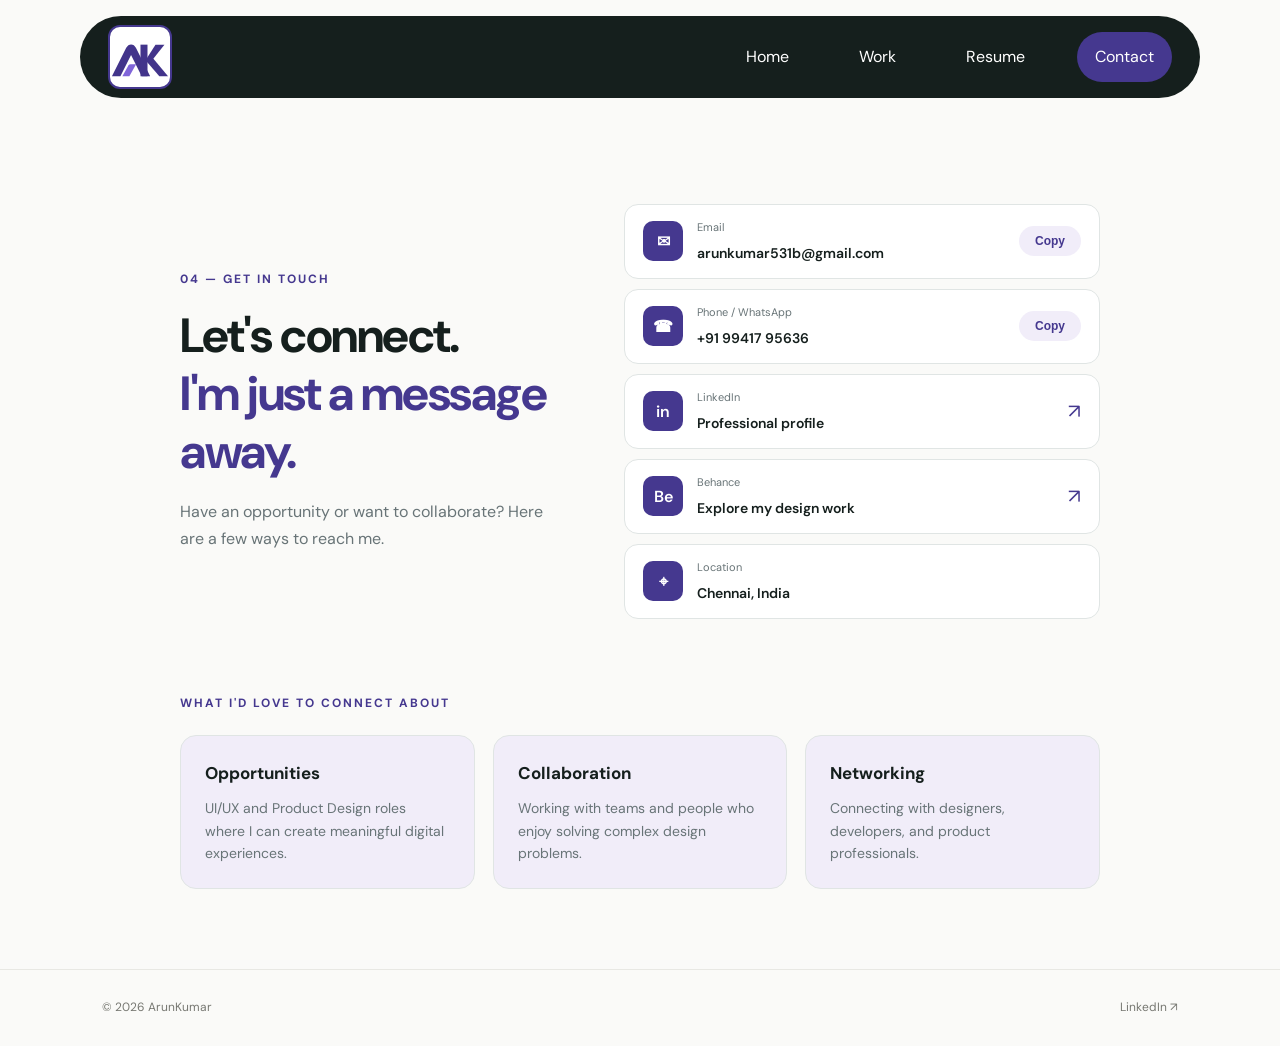
<file: contact.html>
<!DOCTYPE html>
<html lang="en">
<head>
  <meta charset="UTF-8">
  <meta name="viewport" content="width=device-width, initial-scale=1.0">
  <title>Contact | Arun Kumar</title>

  <link rel="stylesheet" href="style.css">
  <link rel="stylesheet" href="services.css">
  <link rel="stylesheet" href="footer.css">
  <link rel="stylesheet" href="contact.css">
</head>
<body>

  <!-- NAVBAR -->
  <header class="navbar">
    <a href="index.html#home" class="logo">
      <img src="images/ak-logo.svg" alt="AK Logo">
    </a>

    <nav>
      <a href="index.html#home">Home</a>
      <a href="work.html">Work</a>
      <a href="resume.html">Resume</a>
      <a href="contact.html" class="active">Contact</a>
    </nav>
  </header>

  <main class="contact-page">

<!-- CONTACT INTRO -->
<div class="contact-top-grid">

<section class="contact-intro">

    <p class="eyebrow">04 — GET IN TOUCH</p>

    <h1>
      Let's connect.<br>
      <span>I'm just a message away.</span>
    </h1>

    <p class="contact-description">
      Have an opportunity or want to collaborate?
      Here are a few ways to reach me.
    </p>

  </section>


  <!-- CONTACT DETAILS -->
  <section class="contact-details">

    <div class="contact-row">
      <div class="contact-icon">✉</div>
      <div class="contact-info">
        <span>Email</span>
        <h3>arunkumar531b@gmail.com</h3>
      </div>
      <button class="copy-btn" data-copy="arunkumar531b@gmail.com">
        Copy
      </button>
    </div>


    <div class="contact-row">
      <div class="contact-icon">☎</div>
      <div class="contact-info">
        <span>Phone / WhatsApp</span>
       <h3>
  <a href="tel:+919941795636">+91 99417 95636</a>
</h3>
      </div>
      <button class="copy-btn" data-copy="+91 99417 95636">
        Copy
      </button>
    </div>


    <a href="https://www.linkedin.com/in/arunkumar-b-875635312/"
       target="_blank"
       rel="noopener noreferrer"
       class="contact-row contact-link">
      <div class="contact-icon">in</div>
      <div class="contact-info">
        <span>LinkedIn</span>
        <h3>Professional profile</h3>
      </div>
      <span class="external-arrow">↗</span>
    </a>


    <a href="https://www.behance.net/arunkumarb9"
       target="_blank"
       rel="noopener noreferrer"
       class="contact-row contact-link">
      <div class="contact-icon">Be</div>
      <div class="contact-info">
        <span>Behance</span>
        <h3>Explore my design work</h3>
      </div>
      <span class="external-arrow">↗</span>
    </a>


    <div class="contact-row">
      <div class="contact-icon">⌖</div>
      <div class="contact-info">
        <span>Location</span>
        <h3>Chennai, India</h3>
      </div>
    </div>

  </section>
  </div>
<!-- WHAT I'D LOVE TO CONNECT ABOUT -->
<section class="connect-topics">

  <p class="eyebrow">WHAT I'D LOVE TO CONNECT ABOUT</p>

  <div class="topic-grid">

    <div class="topic-card">
      <h3>Opportunities</h3>
      <p>UI/UX and Product Design roles where I can create meaningful digital experiences.</p>
    </div>

    <div class="topic-card">
      <h3>Collaboration</h3>
      <p>Working with teams and people who enjoy solving complex design problems.</p>
    </div>

    <div class="topic-card">
      <h3>Networking</h3>
      <p>Connecting with designers, developers, and product professionals.</p>
    </div>

  </div>

</section>

</main>

  <!-- FOOTER -->
  <footer>
    <span>© 2026 ArunKumar</span>
    <a href="https://www.linkedin.com/" target="_blank">LinkedIn ↗</a>
  </footer>

  <script src="./script.js"></script>
</body>
</html>
</file>
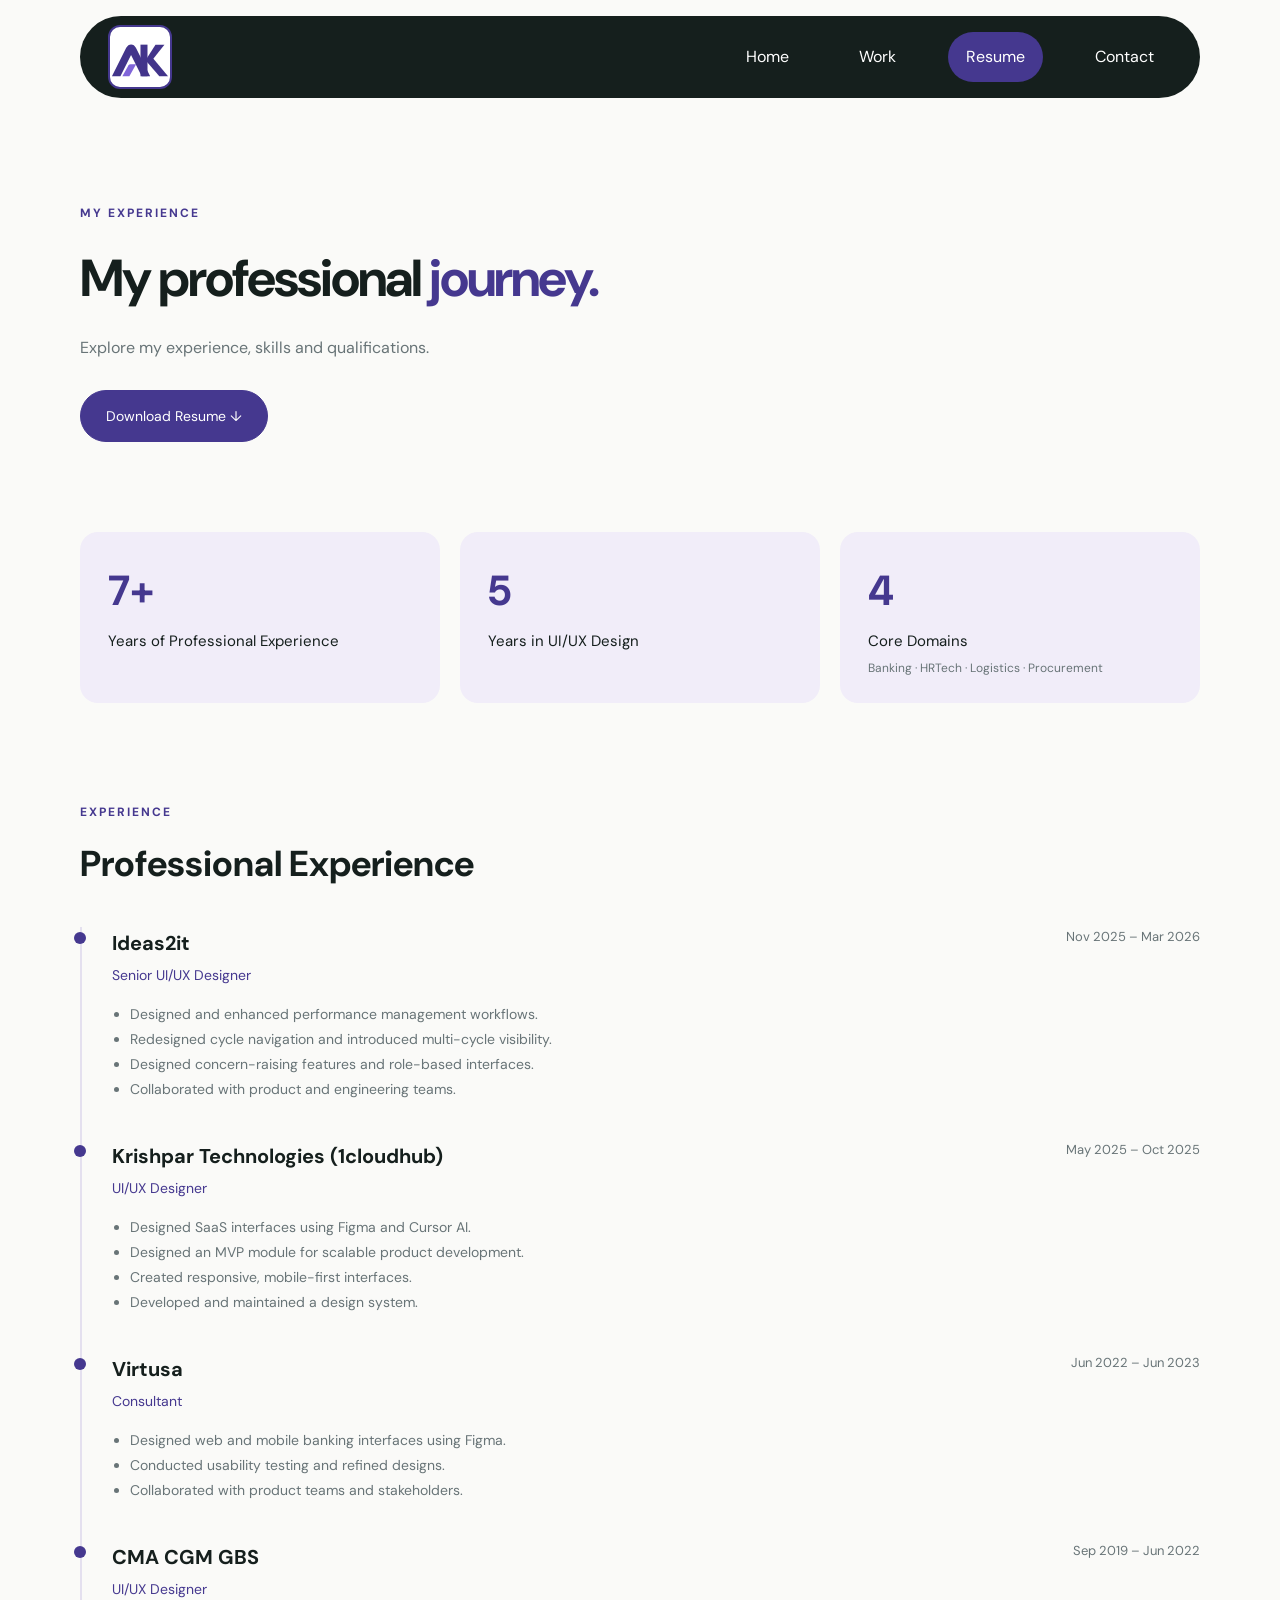
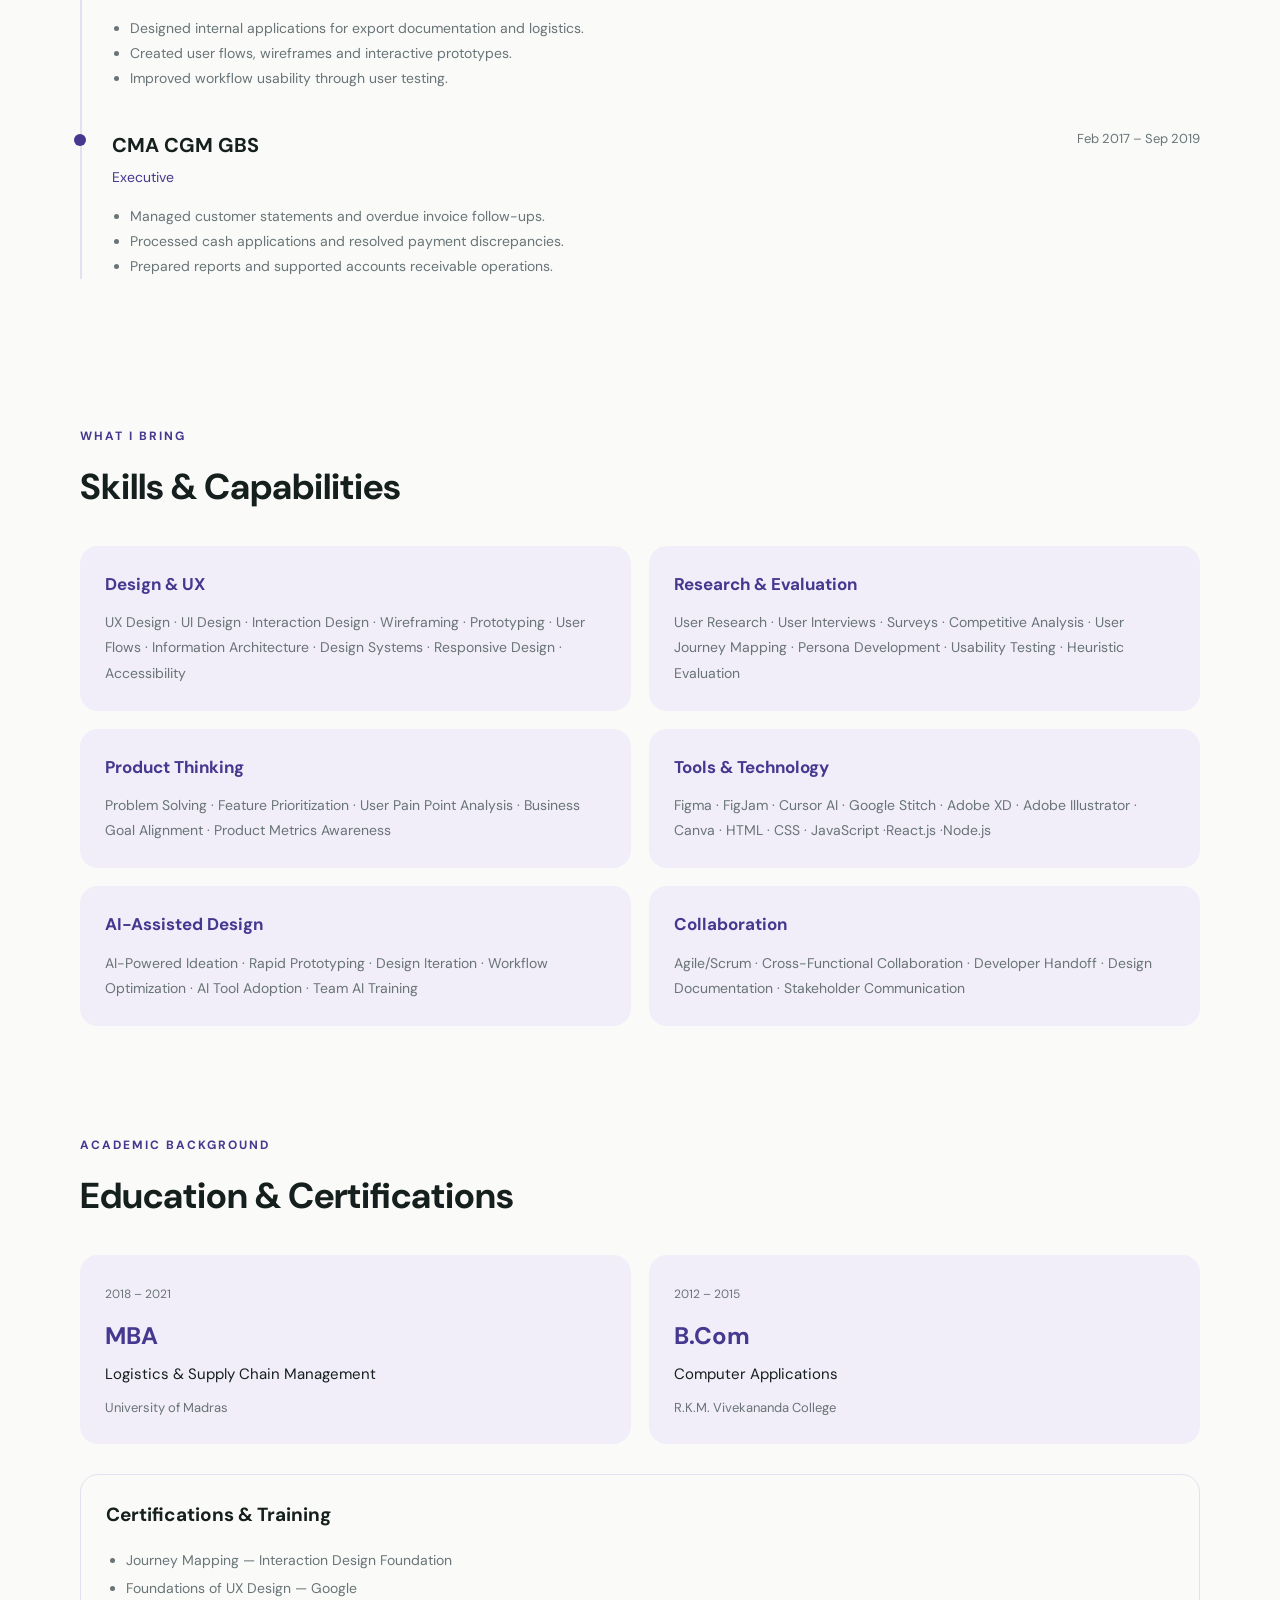
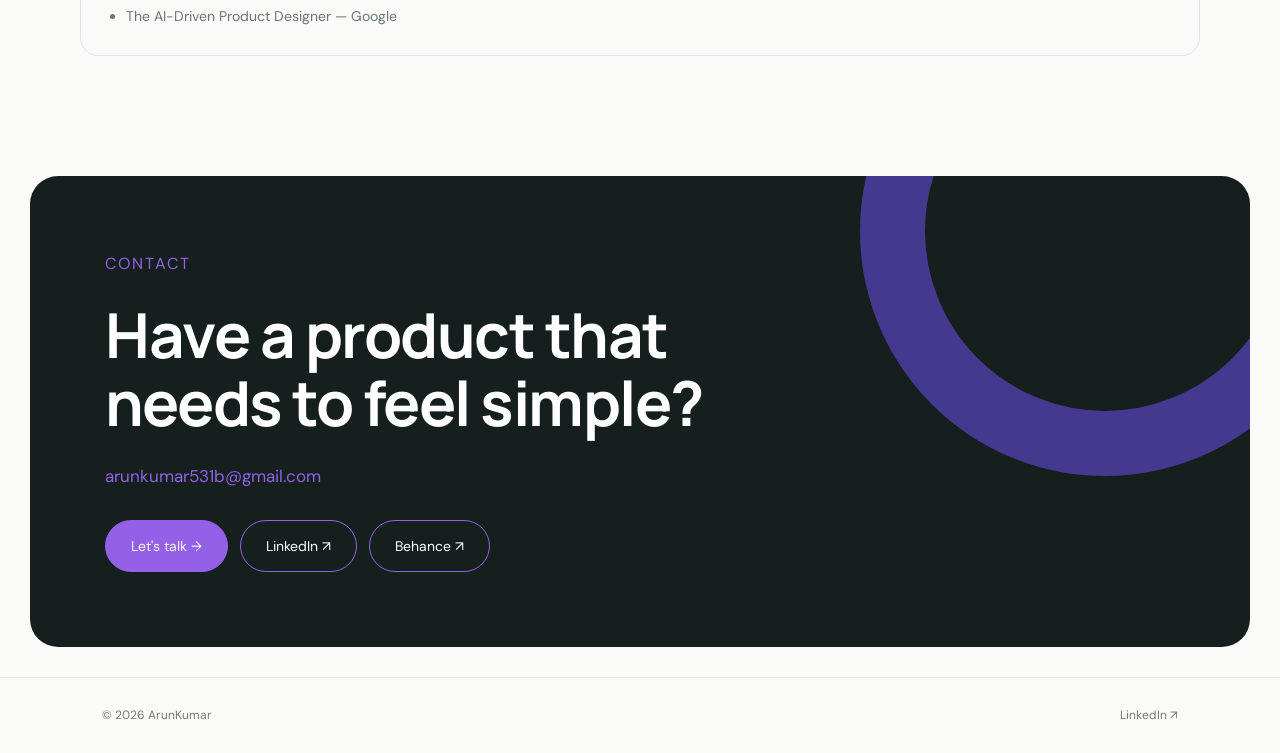
<file: resume.html>
<!DOCTYPE html>
<html lang="en">
<head>
  <meta charset="UTF-8">
  <meta name="viewport" content="width=device-width, initial-scale=1.0">
  <title>Resume | Arun Kumar</title>

  <link rel="stylesheet" href="style.css">
  <link rel="stylesheet" href="services.css">
  <link rel="stylesheet" href="footer.css">
  <link rel="stylesheet" href="resume.css">
</head>
<body>

  <header class="navbar">
    <a href="index.html#home" class="logo">
      <img src="images/ak-logo.svg" alt="AK Logo">
    </a>

    <nav>
      <a href="index.html#home">Home</a>
      <a href="work.html">Work</a>
      <a href="resume.html" class="active">Resume</a>
<a href="contact.html">Contact</a>    </nav>
  </header>

  <main>
    <section class="resume-intro">
      <p class="eyebrow">MY EXPERIENCE</p>
      <h1>My professional <span>journey.</span></h1>
      <p>Explore my experience, skills and qualifications.</p>

      <a href="documents/ArunKumar_B_Updated_Resume.pdf"
         download
         class="contact-btn primary">
        Download Resume ↓
      </a>
    </section>
    <section class="career-snapshot">
  <div class="snapshot-card">
    <h2>7+</h2>
    <p>Years of Professional Experience</p>
  </div>

  <div class="snapshot-card">
    <h2>5</h2>
    <p>Years in UI/UX Design</p>
  </div>

  <div class="snapshot-card">
    <h2>4</h2>
    <p>Core Domains</p>
    <span>Banking · HRTech · Logistics · Procurement</span>
  </div>
</section>
<section class="resume-experience">

  <p class="eyebrow">EXPERIENCE</p>
  <h2>Professional Experience</h2>

  <div class="experience-timeline">

    <article class="experience-item">
      <div class="experience-heading">
        <div>
          <h3>Ideas2it</h3>
          <p>Senior UI/UX Designer</p>
        </div>
        <span>Nov 2025 – Mar 2026</span>
      </div>
      <ul>
        <li>Designed and enhanced performance management workflows.</li>
        <li>Redesigned cycle navigation and introduced multi-cycle visibility.</li>
        <li>Designed concern-raising features and role-based interfaces.</li>
        <li>Collaborated with product and engineering teams.</li>
      </ul>
    </article>

    <article class="experience-item">
      <div class="experience-heading">
        <div>
          <h3>Krishpar Technologies (1cloudhub)</h3>
          <p>UI/UX Designer</p>
        </div>
        <span>May 2025 – Oct 2025</span>
      </div>
      <ul>
        <li>Designed SaaS interfaces using Figma and Cursor AI.</li>
        <li>Designed an MVP module for scalable product development.</li>
        <li>Created responsive, mobile-first interfaces.</li>
        <li>Developed and maintained a design system.</li>
      </ul>
    </article>

    <article class="experience-item">
      <div class="experience-heading">
        <div>
          <h3>Virtusa</h3>
          <p>Consultant</p>
        </div>
        <span>Jun 2022 – Jun 2023</span>
      </div>
      <ul>
        <li>Designed web and mobile banking interfaces using Figma.</li>
        <li>Conducted usability testing and refined designs.</li>
        <li>Collaborated with product teams and stakeholders.</li>
      </ul>
    </article>

    <article class="experience-item">
      <div class="experience-heading">
        <div>
          <h3>CMA CGM GBS</h3>
          <p>UI/UX Designer</p>
        </div>
        <span>Sep 2019 – Jun 2022</span>
      </div>
      <ul>
        <li>Designed internal applications for export documentation and logistics.</li>
        <li>Created user flows, wireframes and interactive prototypes.</li>
        <li>Improved workflow usability through user testing.</li>
      </ul>
    </article>

    <article class="experience-item">
      <div class="experience-heading">
        <div>
          <h3>CMA CGM GBS</h3>
          <p>Executive</p>
        </div>
        <span>Feb 2017 – Sep 2019</span>
      </div>
      <ul>
        <li>Managed customer statements and overdue invoice follow-ups.</li>
        <li>Processed cash applications and resolved payment discrepancies.</li>
        <li>Prepared reports and supported accounts receivable operations.</li>
      </ul>
    </article>

  </div>
</section>
<section class="resume-skills">

  <p class="eyebrow">WHAT I BRING</p>
  <h2>Skills & Capabilities</h2>

  <div class="skills-grid">

    <div class="skill-card">
      <h3>Design & UX</h3>
      <p>UX Design · UI Design · Interaction Design · Wireframing · Prototyping · User Flows · Information Architecture · Design Systems · Responsive Design · Accessibility</p>
    </div>

    <div class="skill-card">
      <h3>Research & Evaluation</h3>
      <p>User Research · User Interviews · Surveys · Competitive Analysis · User Journey Mapping · Persona Development · Usability Testing · Heuristic Evaluation</p>
    </div>

    <div class="skill-card">
      <h3>Product Thinking</h3>
      <p>Problem Solving · Feature Prioritization · User Pain Point Analysis · Business Goal Alignment · Product Metrics Awareness</p>
    </div>

    <div class="skill-card">
      <h3>Tools & Technology</h3>
      <p>Figma · FigJam · Cursor AI · Google Stitch · Adobe XD · Adobe Illustrator · Canva · HTML · CSS · JavaScript ·React.js ·Node.js </p>
    </div>

    <div class="skill-card">
      <h3>AI-Assisted Design</h3>
      <p>AI-Powered Ideation · Rapid Prototyping · Design Iteration · Workflow Optimization · AI Tool Adoption · Team AI Training</p>
    </div>

    <div class="skill-card">
      <h3>Collaboration</h3>
      <p>Agile/Scrum · Cross-Functional Collaboration · Developer Handoff · Design Documentation · Stakeholder Communication</p>
    </div>

  </div>
</section>
<section class="resume-education">

  <p class="eyebrow">ACADEMIC BACKGROUND</p>
  <h2>Education & Certifications</h2>

  <div class="education-grid">

    <div class="education-card">
      <span>2018 – 2021</span>
      <h3>MBA</h3>
      <p>Logistics & Supply Chain Management</p>
      <small>University of Madras</small>
    </div>

    <div class="education-card">
      <span>2012 – 2015</span>
      <h3>B.Com</h3>
      <p>Computer Applications</p>
      <small>R.K.M. Vivekananda College</small>
    </div>

  </div>

  <div class="certification-list">
    <h3>Certifications & Training</h3>
    <ul>
      <li>Journey Mapping — Interaction Design Foundation</li>
      <li>Foundations of UX Design — Google</li>
      <li>The AI-Driven Product Designer — Google</li>
    </ul>
  </div>

</section>
  </main>
<section id="contact" class="contact">
  <div class="contact-content">
    <p class="eyebrow">CONTACT</p>
    <h2>Have a product that<br>needs to feel simple?</h2>
    <p class="contact-email">arunkumar531b@gmail.com</p>

    <div class="contact-buttons">
  <a href="contact.html" class="contact-btn primary">
    Let's talk →
  </a>

  <a href="https://www.linkedin.com/in/arunkumar-b-875635312/"
     target="_blank" rel="noopener noreferrer" class="contact-btn">
    LinkedIn ↗
  </a>

  <a href="https://www.behance.net/arunkumarb9"
     target="_blank" rel="noopener noreferrer" class="contact-btn">
    Behance ↗
  </a>
</div>
</section>
<footer>
  <span>© 2026 ArunKumar</span>
  <a href="https://www.linkedin.com/" target="_blank">LinkedIn ↗</a>
</footer>
  <script src="script.js"></script>
</body>
</html>
</file>
<file: style.css>
@import url('https://fonts.googleapis.com/css2?family=DM+Sans:wght@400;500;600;700&family=Manrope:wght@400;500;600;700;800&display=swap');

:root {
  --background: #fafaf8;
  --surface: #ffffff;
  --text: #20211f;
  --muted: #777872;
  --border: #e8e8e3;
  --accent: #596b55;
}

* {
  margin: 0;
  padding: 0;
  box-sizing: border-box;
}

html {
  scroll-behavior: smooth;
}

body {
  background: var(--background);
  color: var(--text);
  font-family: 'DM Sans', sans-serif;
  line-height: 1.6;
}

a {
  color: inherit;
  text-decoration: none;
}

.navbar {
    max-width: 1120px;
    width: calc(100% - 48px);
    height: 82px;
    margin: 16px auto;
    padding: 0 28px;
    display: flex;
    align-items: center;
    justify-content: space-between;
    background-color: #151F1D;
    border-radius: 50px;
    border-bottom: none;
    box-sizing: border-box;
  }

.logo {
  width: 64px;
  height: 64px;
  background-color: #FFFFFF;
  color: #45388F;
  border: 2px solid #45388F;
  border-radius: 12px;
  display: flex;
  align-items: center;
  justify-content: center;
  text-decoration: none;
}

.logo svg {
  display: block;
  width: 36px;
  height: 26px;
}

nav {
  display: flex;
  gap: 34px;
}

nav a, .nav-cta {
    display: inline-block;
    font-size: 16px;
    color: #FFFFFF;
    text-decoration: none;
    transition: all 0.3s ease;
  }
  
  nav a {
    padding: 12px 18px;
    border-radius: 30px;
  }
  
  nav a:hover:not(.active) {
  background-color: transparent;
  color: #7d6fcd;
}
  
  .nav-cta {
    border: 1px solid rgba(255,255,255,0.4);
    padding: 10px 18px;
    border-radius: 30px;
  }
  
  .nav-cta:hover {
    background-color: #E4EAF0;
    color: #45388f;
    border-color: #E4EAF0;
  }

  .hero {
    max-width: 1120px;
    margin: auto;
    padding: 40px 30px 65px;
    box-sizing: border-box;
  }
  
  .hero .eyebrow {
    font-size: 14px;
    color: #687477;
    letter-spacing: 1px;
    margin-bottom: 24px;
  }

  .hero-intro {
    font-size: 18px;
    color: #687477;
    margin-bottom: 20px;
  }
  
  .hero-intro strong {
    color: #151F1D;
    font-weight: 700;
  }

  .hero h1 {
    max-width: 850px;
    font-family: 'Manrope', sans-serif;
    font-size: clamp(38px, 4.8vw, 62px);
    line-height: 1.12;
    letter-spacing: -2.5px;
    font-weight: 600;
    margin-bottom: 20px;
    color: #151F1D;
  }

  .hero h1 span {
    color: #6558b2;
  }

  .hero-description {
    max-width: 650px;
    margin-top: 0;
    margin-bottom: 24px;
    color: var(--muted);
    font-size: 17px;
    line-height: 1.7;
  }

.hero-actions {
  display: flex;
  align-items: center;
  gap: 28px;
  margin-top: 36px;
}

/* HERO CTA BUTTONS */

.hero-primary,
.hero-secondary {
  display: inline-flex;
  align-items: center;
  justify-content: center;
  padding: 17px 30px;
  border-radius: 40px;
  font-size: 16px;
  text-decoration: none;
  transition: all 0.3s ease;
}

.hero-primary {
  background-color: #151F1D;
  color: #FFFFFF;
  border: 1px solid #151F1D;
}

.hero-primary:hover {
  background-color: #45388F;
  color: #FFFFFF;
  border-color: #45388F;
}

.hero-secondary {
  background-color: transparent;
  color: #151F1D;
  border: 1px solid #151F1D;
}

.hero-secondary:hover {
  background-color: #E4EAF0;
  color: #45388F;
  border-color: #45388F;
}
.section {
  width: 100%;
  max-width: 1120px;
  box-sizing: border-box;
  margin: 0 auto;
 padding: 90px 30px 30px;
  border-top: none;
}

.section-heading {
  display: flex;
  justify-content: space-between;
  align-items: end;
  margin-bottom: 42px;
}

.section h2, .contact h2 {
  font-family: 'Manrope', sans-serif;
  font-size: clamp(30px, 4vw, 44px);
  letter-spacing: -1.5px;
  line-height: 1.25;
}

.section-heading span {
  color: var(--muted);
  font-size: 12px;
}

.project-grid {
  display: grid;
  grid-template-columns: repeat(2, 1fr);
  gap: 44px 28px;
}

.project-card h3 {
  font-family: 'Manrope', sans-serif;
  font-size: 19px;
  margin-top: 17px;
}

.project-card p {
  color: var(--muted);
  font-size: 13px;
  margin-top: 4px;
}

.project-visual {
  height: 310px;
  display: flex;
  align-items: center;
  justify-content: center;
  font-family: 'Manrope', sans-serif;
  font-size: 52px;
  font-weight: 700;
  color: rgba(32, 33, 31, 0.35);
  border-radius: 3px;
  cursor: pointer;
  transform-style: preserve-3d;
  transition: transform 0.3s ease, box-shadow 0.3s ease;
}

.project-visual:hover {
  transform: perspective(1000px) rotateX(3deg) rotateY(-3deg) translateY(-5px);
  box-shadow: 0 18px 35px rgba(21, 31, 29, 0.15);
}

.project-card:hover .project-visual {
  transform: translateY(-5px);
}

.farm { background: #e9eadf; }
.procurement { background: #e5e9ee; }
.cafe { background: #eee5db; }
.studio { background: #e9e4ed; }

.about {
  max-width: 100%;
  padding-left: max(30px, calc((100% - 1060px) / 2));
  padding-right: max(30px, calc((100% - 1060px) / 2));
}

.about h2 {
  max-width: 750px;
}

.about > p:last-child {
  max-width: 650px;
  margin-top: 24px;
  color: var(--muted);
  line-height: 1.9;
}

.skills {
  display: flex;
  flex-wrap: wrap;
  gap: 12px;
  margin-top: 32px;
  margin-left: 0;
}

.skills span {
  border: 1px solid var(--border);
  padding: 11px 18px;
  border-radius: 30px;
  font-size: 13px;
  background: var(--surface);
}

.contact {
  text-align: center;
  padding: 110px 25px;
  background: #eeefe9;
}

.contact h2 {
  margin-bottom: 15px;
}

.contact > p:not(.eyebrow) {
  color: var(--muted);
  margin-bottom: 28px;
}

footer {
  padding: 28px 8%;
  display: flex;
  justify-content: space-between;
  border-top: 1px solid var(--border);
  font-size: 12px;
  color: var(--muted);
}

@media (max-width: 700px) {
  .navbar {
  display: flex;
  flex-direction: row;
  align-items: center;
  justify-content: space-between;
  flex-wrap: nowrap;
  padding: 10px 14px;
  gap: 8px;
}
#home > .hero-image {
  position: relative;
  top: auto;
  right: auto;
  transform: none;
  width: 220px;
  height: 220px;
  margin: 30px auto 0;
}

.navbar .logo {
  width: 46px;
  height: 46px;
  padding: 4px;
  box-sizing: border-box;
  flex-shrink: 0;
}

.navbar .logo img {
  width: 100%;
  height: 100%;
  object-fit: contain;
}

.navbar nav {
  display: flex;
  align-items: center;
  justify-content: space-between;
  flex: 1;
  min-width: 0;
  gap: 2px;
}

.navbar nav a {
  font-size: 10px;
  padding: 10px 7px;
  white-space: nowrap;
}
  .nav-cta {
    display: none;
  }

  .hero {
    padding: 95px 22px;
  }

  .hero h1 {
    letter-spacing: -1.5px;
  }

  .hero .contact-btn {
  padding: 10px 16px;
  font-size: 13px;
}

  .section {
    padding: 65px 22px;
  }

  .project-grid {
    grid-template-columns: 1fr;
    gap: 35px;
  }

  .project-visual {
    height: 240px;
  }

  .section-heading {
    align-items: start;
  }

  .section-heading span {
    display: none;
  }

  footer {
    padding: 25px 22px;
  }
}
/* Availability Badge */

.availability {
    display: inline-flex;
    align-items: center;
    gap: 12px;
    padding: 10px 16px;
    border: 1px solid #DCE2E8;
    border-radius: 30px;
    color: #687477;
    font-size: 14px;
    font-weight: 400;
    margin-bottom: 20px;
    background-color: transparent;
  }
  
  /* Green Status Indicator */
  
  .status-dot {
    width: 9px;
    height: 9px;
    min-width: 9px;
    background-color: #22C55E;
    border-radius: 50%;
    box-shadow: 0 0 0 4px #DCFCE7;
  }
  #home {
    position: relative;
  }
  
  #home > .hero-image {
    position: absolute;
    right: 30px;
    top: 50%;
    transform: translateY(-50%);
    width: 310px;
    height: 320px;
    border-radius: 50%;
    overflow: hidden;
    z-index: 2;
  }
  
  #home > .hero-image img {
    width: 100%;
    height: 100%;
    object-fit: cover;
    object-position: center 25%;
    display: block;
  }
  
  @media (max-width: 800px) {
    #home > .hero-image {
      display: none;
    }
  }
  /* =================================
   PROFILE IMAGE BACKGROUND CIRCLE
================================= */

#home {
    position: relative;
  }
  
  #home::after {
    content: "";
    position: absolute;
    right: -5px;
    top: 50%;
    width: 355px;
    height: 350px;
    border-radius: 50%;
    background: rgba(91, 69, 213, 0.1);
    border: 1px solid rgba(69, 56, 143, 0.18);
    transform: translateY(-50%);
    z-index: 1;
    pointer-events: none;
    animation: circlePulse 3s ease-in-out infinite;
  }
  
  /* Keep profile image above the circle */
  
  #home > .hero-image {
    z-index: 2;
  }
  
  @keyframes circlePulse {
    0%, 100% {
      transform: translateY(-50%) scale(0.85);
      opacity: 0.5;
    }
  
    50% {
      transform: translateY(-50%) scale(1.15);
      opacity: 1;
    }
  }
  
  /* Hide profile image and circle on smaller screens */
  
  @media (max-width: 800px) {
    #home > .hero-image,
    #home::after {
      display: none;
    }
  }
  /* HERO STATISTICS */

.hero-stats {
    display: grid;
    grid-template-columns: repeat(3, 1fr);
    gap: 30px;
    border-top: 1px solid #E0E4E2;
    margin-top: 30px;
    padding-top: 25px;
    max-width: 650px;
  }
  
  .stat-item h3 {
    font-size: 42px;
    font-weight: 600;
    color: #151F1D;
    margin: 0 0 5px;
  }
  
  .stat-item p {
    font-size: 15px;
    color: #687477;
    margin: 0;
  }
  
  @media (max-width: 600px) {
    .hero-stats {
      gap: 15px;
    }
  
    .stat-item h3 {
      font-size: 30px;
    }
  
    .stat-item p {
      font-size: 12px;
    }
  }
  /* PROJECT THUMBNAIL IMAGES */

.project-visual {
    width: 100%;
    height: 387px;
    overflow: hidden;
    border-radius: 5px;
    background: #E4EAF0;
  }
  
  .project-visual img {
    width: 100%;
    height: 100%;
    object-fit: cover;
    display: block;
    transition: transform 0.4s ease;
  }
  
  .project-card:hover .project-visual img {
    transform: scale(1.04);
  }
/* Dynamic Active Navbar Highlight */

.navbar nav a.active {
  background: #45388F;
  color: #FFFFFF;
}

.navbar nav a.active {
  background: #45388F;
color: #FFFFFF;
}
.hero-primary {
  background: #45388F;
  color: #FFFFFF;
  border: 1px solid #45388F;
  transition: background 0.3s ease, transform 0.3s ease;
}

.hero-primary:hover {
  background: #392D7A;
  border-color: #392D7A;
  transform: translateY(-3px);
}
.hero-secondary {
  transition: transform 0.3s ease;
}
.hero-secondary:hover {
  background: transparent;
  color: inherit;
  border-color: inherit;
  transform: translateY(-3px);
}
/* PROJECT DETAIL MODAL */

.project-modal {
  display: none;
  position: fixed;
  inset: 0;
  z-index: 9999;
  background: rgba(10, 20, 18, 0.65);
  backdrop-filter: blur(8px);
  -webkit-backdrop-filter: blur(8px);
  justify-content: center;
  align-items: center;
  padding: 12px;
}

.project-modal.active {
  display: flex;
}

.project-modal-content {
  width: 100%;
  max-width: 1100px;
  height: 95vh;
  background: #FFFFFF;
  border-radius: 24px;
  overflow: hidden;
  display: flex;
  flex-direction: column;
}

.project-modal-header {
  min-height: 100px;
  padding: 22px 38px;
  display: flex;
  justify-content: space-between;
  align-items: center;
  border-bottom: 1px solid #E5E5E5;
}

.project-modal-category {
  color: #45388F;
  font-size: 11px;
  letter-spacing: 1.5px;
  margin: 0 0 8px;
  text-transform: uppercase;
}

.project-modal-header h2 {
  font-size: 24px;
  margin: 0;
  color: #151F1D;
}

.project-modal-close {
  width: 46px;
  height: 46px;
  border: none;
  border-radius: 50%;
  background: #F3F5F4;
  font-size: 28px;
  cursor: pointer;
  color: #151F1D;
}

.project-modal-body {
  flex: 1;
  overflow-y: auto;
  padding: 36px;
}

.project-modal-body img {
  display: block;
  width: 100%;
  height: auto;
  margin-bottom: 24px;
  border-radius: 12px;
}
</file>
<file: services.css>
/* SERVICES SECTION */

.services {
  padding-top: 35px;
  padding-bottom: 95px;
}
.services-heading {
  display: flex;
  justify-content: space-between;
  align-items: flex-end;
  gap: 30px;
  margin-bottom: 40px;
}

.services-heading h2 {
  margin: 8px 0 0;
}

.services-intro {
  max-width: 410px;
  color: #687477;
  line-height: 1.7;
  margin: 0;
}

.services-grid {
  display: grid;
  grid-template-columns: repeat(4, 1fr);
  gap: 18px;
  align-items: stretch;
}

.service-card {
 background: #F1EDF9;
  padding: 28px;
  border-radius: 20px;
  min-height: 0;
  display: flex;
  flex-direction: column;
  transition: transform 0.3s ease, background 0.3s ease;
}

.service-card:hover {
  transform: translateY(-5px);
  background: #E8E1F5;
}

.service-icon {
  width: 48px;
  height: 48px;
  flex-shrink: 0;
  background: #45388F;
  color: #FFFFFF;
  border-radius: 14px;
  display: flex;
  align-items: center;
  justify-content: center;
  margin-bottom: 42px;
}

.service-icon svg {
  width: 22px;
  height: 22px;
  stroke-width: 1.8;
}

.service-card h3 {
  font-size: 18px;
  line-height: 1.4;
  min-height: 50px;
  margin: 0 0 10px;
  color: #151F1D;
}

.service-card p {
  font-size: 14px;
  line-height: 1.7;
  color: #687477;
  margin: 0;
}

@media (max-width: 900px) {
  .services-grid {
    grid-template-columns: repeat(2, 1fr);
  }
}

@media (max-width: 600px) {
  .services-heading {
    flex-direction: column;
    align-items: flex-start;
  }

  .services-grid {
    grid-template-columns: 1fr;
  }
}
</file>
<file: footer.css>
/* CONTACT PANEL */

.contact {
  background: #151F1D;
  color: #FFFFFF;
  padding: 75px 75px;
  border-radius: 28px;
  margin: 40px 30px 30px;
  position: relative;
  overflow: hidden;
}

.contact-content {
  max-width: 750px;
  margin-left: 0;
  text-align: left;
}

.contact .eyebrow {
  color: #9460e7;
  letter-spacing: 2px;
}

.contact h2 {
  font-size: clamp(36px, 5vw, 62px);
  line-height: 1.1;
  margin: 25px 0;
  color: #FFFFFF;
}

.contact-email {
  color: #9460e7;
  font-size: 17px;
  margin-bottom: 30px;
}

.contact-buttons {
  display: flex;
  flex-wrap: wrap;
  gap: 12px;
}

.contact-btn {
  display: inline-flex;
  align-items: center;
  justify-content: center;
  padding: 14px 25px;
  border: 1px solid #9460e7;
  border-radius: 50px;
  color: #FFFFFF;
  text-decoration: none;
  font-size: 14px;
  transition: all 0.3s ease;
}

.contact-btn.primary {
  background: #9460e7;
  color: #f7faf9;
  border-color: #9460e7;
}

.contact-btn:hover {
  transform: translateY(-4px);
}
/* BOTTOM FOOTER */

.site-footer {
  display: flex;
  justify-content: space-between;
  align-items: center;
  gap: 20px;
  padding: 25px 0 35px;
  color: #687477;
  font-size: 13px;
}

.site-footer p {
  margin: 0;
}

.footer-links {
  display: flex;
  flex-wrap: wrap;
  gap: 25px;
}

.footer-links a {
  color: #687477;
  text-decoration: none;
  transition: color 0.3s ease;
}

.footer-links a:hover {
  color: #45388F;
}

@media (max-width: 600px) {
  .contact {
    padding: 45px 25px;
    border-radius: 20px;
  }

  .site-footer {
    flex-direction: column;
    align-items: flex-start;
  }

  .footer-links {
    gap: 18px;
  }
}
/* DECORATIVE CONTACT CIRCLE */

.contact::after {
  content: "";
  position: absolute;
  width: 360px;
  height: 360px;
  border: 65px solid #45388F;
  border-radius: 50%;
  top: -190px;
  right: -100px;
  pointer-events: none;
  z-index: 0;
}

.contact-content {
  position: relative;
  z-index: 1;
}
</file>
<file: contact.css>
/* CONTACT PAGE */

.contact-page {
  max-width: 1000px;
  margin: 0 auto;
  padding: 90px 40px 80px;
}

/* CONTACT INTRO */

.contact-intro {
  margin-bottom: 45px;
}

.contact-intro .eyebrow {
  color: #45388F;
  font-size: 12px;
  font-weight: 700;
  letter-spacing: 2px;
  margin-bottom: 18px;
}

.contact-intro h1 {
  color: #151F1D;
  font-size: 48px;
  line-height: 1.2;
  letter-spacing: -1.5px;
  margin: 0 0 18px;
}

.contact-intro h1 span {
  color: #45388F;
}

.contact-description {
  color: #687477;
  font-size: 16px;
  line-height: 1.7;
  max-width: 550px;
  margin: 0;
}

/* CONTACT DETAILS */

.contact-details {
  display: flex;
  flex-direction: column;
  gap: 14px;
}

.contact-row {
  display: flex;
  align-items: center;
  gap: 18px;
  padding: 20px 24px;
  background: #FFFFFF;
  border: 1px solid #E0E5E4;
  border-radius: 16px;
  text-decoration: none;
  transition: border-color 0.3s ease,
              transform 0.3s ease;
}

.contact-row:hover {
  border-color: #45388F;
  transform: translateY(-2px);
}

.contact-icon {
  width: 46px;
  height: 46px;
  flex-shrink: 0;
  display: flex;
  align-items: center;
  justify-content: center;
  background: #45388F;
  color: #FFFFFF;
  border-radius: 12px;
  font-size: 18px;
  font-weight: 600;
}

.contact-info {
  flex: 1;
  min-width: 0;
}

.contact-info span {
  display: block;
  color: #687477;
  font-size: 12px;
  margin-bottom: 5px;
}

.contact-info h3 {
  color: #151F1D;
  font-size: 15px;
  font-weight: 600;
  margin: 0;
  overflow-wrap: anywhere;
}

.copy-btn {
  border: none;
  border-radius: 30px;
  padding: 10px 20px;
  background: #F1EDF9;
  color: #45388F;
  font-size: 13px;
  font-weight: 600;
  cursor: pointer;
  transition: background 0.3s ease;
}

.copy-btn:hover {
  background: #E4DDF4;
}

.external-arrow {
  color: #45388F;
  font-size: 20px;
}

/* RESPONSIVE */

@media (max-width: 700px) {
  .contact-page {
    padding: 55px 20px 60px;
  }

  .contact-intro h1 {
    font-size: 36px;
  }

  .contact-row {
    padding: 16px;
    gap: 12px;
  }

  .contact-icon {
    width: 42px;
    height: 42px;
  }

  .copy-btn {
    padding: 9px 14px;
  }
}
/* CONNECT TOPICS */

.connect-topics {
  margin-top: 75px;
}

.connect-topics > .eyebrow {
  color: #45388F;
  font-size: 12px;
  font-weight: 700;
  letter-spacing: 2px;
  margin-bottom: 22px;
}

.topic-grid {
  display: grid;
  grid-template-columns: repeat(3, 1fr);
  gap: 18px;
}

.topic-card {
  padding: 24px;
 background: #F1EDF9;
  border: 1px solid #E0E5E4;
  border-radius: 16px;
}

.topic-card h3 {
  color: #151F1D;
  font-size: 17px;
  margin: 0 0 10px;
}

.topic-card p {
  color: #687477;
  font-size: 14px;
  line-height: 1.6;
  margin: 0;
}

@media (max-width: 700px) {
  .topic-grid {
    grid-template-columns: 1fr;
  }
}
/* TWO-COLUMN CONTACT LAYOUT */

.contact-top-grid {
  display: grid;
  grid-template-columns: 0.9fr 1.1fr;
  gap: 55px;
  align-items: center;
}

/* COMPACT CONTACT ROWS */

.contact-intro {
  margin-bottom: 0;
}

.contact-details {
  gap: 10px;
}

.contact-row {
  padding: 14px 18px;
  border-radius: 14px;
  gap: 14px;
}

.contact-icon {
  width: 40px;
  height: 40px;
  border-radius: 10px;
  font-size: 16px;
}

.contact-info h3 {
  font-size: 14px;
}

.contact-info span {
  font-size: 11px;
}

.copy-btn {
  padding: 8px 16px;
  font-size: 12px;
}

/* MOBILE */

@media (max-width: 700px) {
  .contact-top-grid {
    grid-template-columns: 1fr;
    gap: 30px;
  }

  .contact-intro {
    margin-bottom: 0;
  }
}
@media (max-width: 700px) {
  .contact-page {
    width: 100%;
    box-sizing: border-box;
  }

  .contact-top-grid,
  .contact-details,
  .contact-row {
    min-width: 0;
  }
}
</file>
<file: resume.css>
/* RESUME PAGE */

.resume-intro {
  max-width: 1200px;
  margin: 0 auto;
  padding: 90px 40px 70px;
}

.resume-intro .eyebrow {
  color: #45388F;
  font-size: 12px;
  letter-spacing: 2px;
  font-weight: 700;
}

.resume-intro h1 {
  font-size: 52px;
  letter-spacing: -2px;
  color: #151F1D;
  margin: 14px 0;
}

.resume-intro h1 span {
  color: #45388F;
}

.resume-intro > p:not(.eyebrow) {
  max-width: 550px;
  color: #687477;
  font-size: 16px;
  line-height: 1.7;
  margin-bottom: 28px;
}

@media (max-width: 700px) {
  .resume-intro {
    padding: 55px 20px;
  }

  .resume-intro h1 {
    font-size: 36px;
  }
}
/* CAREER SNAPSHOT */

.career-snapshot {
  max-width: 1200px;
  margin: 0 auto;
  padding: 20px 40px 70px;
  display: grid;
  grid-template-columns: repeat(3, 1fr);
  gap: 20px;
}

.snapshot-card {
  background: #F1EDF9;
  border-radius: 18px;
  padding: 25px 28px;
}

.snapshot-card h2 {
  color: #45388F;
  font-size: 42px;
  margin: 0 0 5px;
}

.snapshot-card p {
  color: #151F1D;
  font-size: 15px;
  margin: 0;
}

.snapshot-card span {
  display: block;
  color: #687477;
  font-size: 12px;
  margin-top: 6px;
}

@media (max-width: 700px) {
  .career-snapshot {
    grid-template-columns: 1fr;
    padding: 20px;
  }
}
/* PROFESSIONAL EXPERIENCE */

.resume-experience {
  max-width: 1200px;
  margin: 0 auto;
  padding: 30px 40px 80px;
}

.resume-experience .eyebrow {
  color: #45388F;
  font-size: 12px;
  font-weight: 700;
  letter-spacing: 2px;
}

.resume-experience > h2 {
  color: #151F1D;
  font-size: 36px;
  margin: 12px 0 35px;
}

.experience-timeline {
  border-left: 2px solid #E4E0EF;
  padding-left: 30px;
}

.experience-item {
  position: relative;
  margin-bottom: 38px;
}

.experience-item::before {
  content: "";
  position: absolute;
  left: -38px;
  top: 5px;
  width: 12px;
  height: 12px;
  background: #45388F;
  border-radius: 50%;
}

.experience-heading {
  display: flex;
  justify-content: space-between;
  align-items: flex-start;
  gap: 20px;
}

.experience-heading h3 {
  color: #151F1D;
  font-size: 20px;
  margin: 0 0 5px;
}

.experience-heading p {
  color: #45388F;
  font-size: 14px;
  margin: 0;
}

.experience-heading > span {
  color: #687477;
  font-size: 13px;
  white-space: nowrap;
}

.experience-item ul {
  padding-left: 18px;
  margin-top: 15px;
  color: #687477;
  font-size: 14px;
  line-height: 1.8;
}

@media (max-width: 700px) {
  .resume-experience {
    padding: 30px 20px 55px;
  }

  .experience-heading {
    flex-direction: column;
    gap: 8px;
  }
}
/* SKILLS & CAPABILITIES */

.resume-skills {
  max-width: 1200px;
  margin: 0 auto;
  padding: 30px 40px 80px;
}

.resume-skills .eyebrow {
  color: #45388F;
  font-size: 12px;
  font-weight: 700;
  letter-spacing: 2px;
}

.resume-skills > h2 {
  color: #151F1D;
  font-size: 36px;
  margin: 12px 0 30px;
}

.skills-grid {
  display: grid;
  grid-template-columns: repeat(2, 1fr);
  gap: 18px;
}

.skill-card {
  background: #F1EDF9;
  border-radius: 18px;
  padding: 25px;
}

.skill-card h3 {
  color: #45388F;
  font-size: 17px;
  margin: 0 0 12px;
}

.skill-card p {
  color: #687477;
  font-size: 14px;
  line-height: 1.8;
  margin: 0;
}

@media (max-width: 700px) {
  .resume-skills {
    padding: 30px 20px 55px;
  }

  .resume-skills > h2 {
    font-size: 30px;
  }

  .skills-grid {
    grid-template-columns: 1fr;
  }
}
/* EDUCATION & CERTIFICATIONS */

.resume-education {
  max-width: 1200px;
  margin: 0 auto;
  padding: 30px 40px 80px;
}

.resume-education .eyebrow {
  color: #45388F;
  font-size: 12px;
  font-weight: 700;
  letter-spacing: 2px;
}

.resume-education > h2 {
  color: #151F1D;
  font-size: 36px;
  margin: 12px 0 30px;
}

.education-grid {
  display: grid;
  grid-template-columns: repeat(2, 1fr);
  gap: 18px;
}

.education-card {
  background: #F1EDF9;
  border-radius: 18px;
  padding: 25px;
}

.education-card > span {
  color: #687477;
  font-size: 12px;
}

.education-card h3 {
  color: #45388F;
  font-size: 24px;
  margin: 12px 0 6px;
}

.education-card p {
  color: #151F1D;
  font-size: 15px;
  margin: 0 0 8px;
}

.education-card small {
  color: #687477;
  font-size: 13px;
}

.certification-list {
  margin-top: 30px;
  padding: 25px;
  border: 1px solid #E4E0EF;
  border-radius: 18px;
}

.certification-list h3 {
  color: #151F1D;
  font-size: 19px;
  margin: 0 0 15px;
}

.certification-list ul {
  padding-left: 20px;
  color: #687477;
  font-size: 14px;
  line-height: 2;
}

@media (max-width: 700px) {
  .resume-education {
    padding: 30px 20px 55px;
  }

  .resume-education > h2 {
    font-size: 30px;
  }

  .education-grid {
    grid-template-columns: 1fr;
  }
}
/* RESUME DOWNLOAD BUTTON */
.resume-intro .contact-btn.primary {
  background: #45388F;
  color: #FFFFFF;
  border: 1px solid #45388F;
}

.resume-intro .contact-btn.primary:hover {
  background: #352A73;
  border-color: #352A73;
}
</file>
